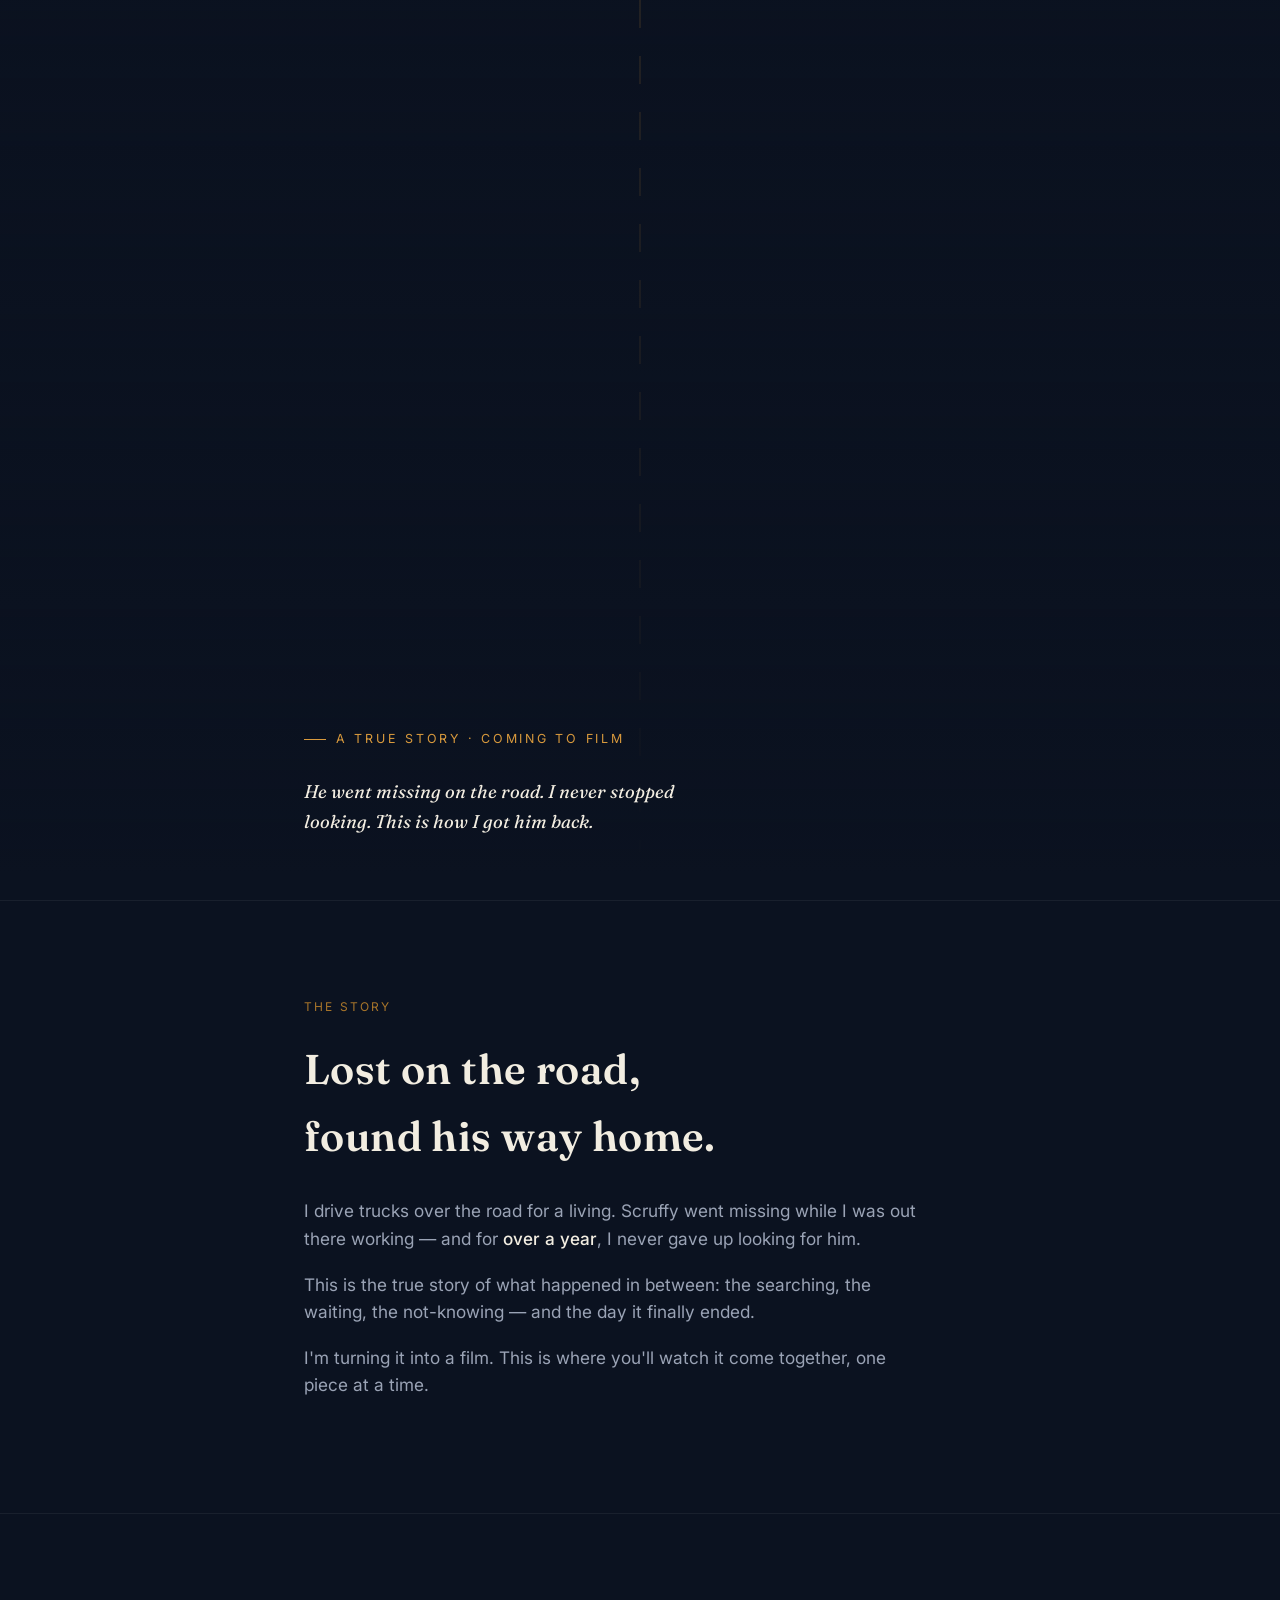
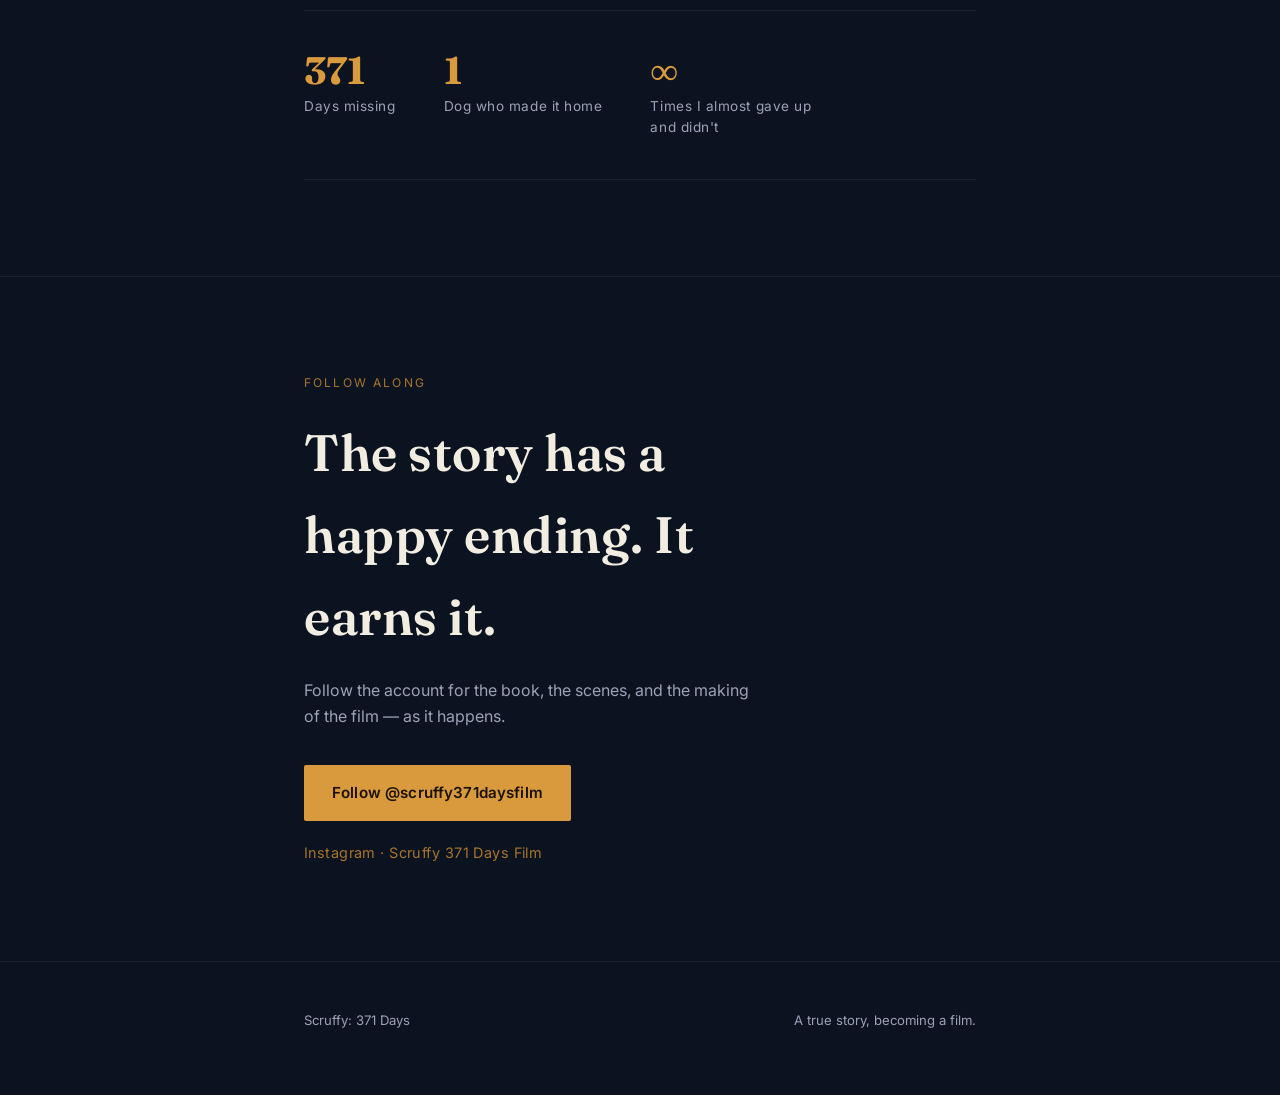
<file: index.html>
<!DOCTYPE html>
<html lang="en">
<head>
<meta charset="UTF-8">
<meta name="viewport" content="width=device-width, initial-scale=1.0">
<title>Scruffy: 371 Days — A True Story</title>
<link rel="preconnect" href="https://fonts.googleapis.com">
<link rel="preconnect" href="https://fonts.gstatic.com" crossorigin>
<link href="https://fonts.googleapis.com/css2?family=Fraunces:opsz,wght@9..144,400;9..144,600;9..144,700&family=Inter:wght@400;500;600&display=swap" rel="stylesheet">
<style>
  :root{
    --bg: #0b1220;
    --bg-soft: #101a2c;
    --amber: #d99a3d;
    --amber-dim: #a8752a;
    --rust: #8a4a2f;
    --paper: #f2ede1;
    --muted: #9aa3b5;
    --line: rgba(217,154,61,0.35);
  }
  *{box-sizing:border-box; margin:0; padding:0;}
  html{scroll-behavior:smooth;}
  body{
    background:var(--bg);
    color:var(--paper);
    font-family:'Inter',sans-serif;
    line-height:1.6;
    overflow-x:hidden;
  }
  h1,h2,.display{
    font-family:'Fraunces',serif;
    font-weight:600;
    letter-spacing:0.01em;
  }

  /* road spine — the signature element: a dashed centerline running behind the page,
     evoking the highway shoulder where Scruffy waited */
  .road-spine{
    position:fixed;
    top:0; left:50%;
    width:2px;
    height:100%;
    transform:translateX(-50%);
    background-image:repeating-linear-gradient(
      to bottom,
      var(--amber) 0px, var(--amber) 28px,
      transparent 28px, transparent 56px
    );
    opacity:0.14;
    z-index:0;
    pointer-events:none;
  }

  .wrap{max-width:720px; margin:0 auto; padding:0 24px; position:relative; z-index:1;}

  /* HERO */
  .hero{
    min-height:100vh;
    display:flex;
    align-items:flex-end;
    position:relative;
    background:
      linear-gradient(180deg, rgba(11,18,32,0.15) 0%, rgba(11,18,32,0.65) 60%, var(--bg) 97%),
      url('https://d8j0ntlcm91z4.cloudfront.net/user_3GBxnyir9H4QeWQMLcy9HlTEX3L/hf_20260730_153749_32b83923-cb03-4031-a432-addcf5593481.png');
    background-size:cover;
    background-position:center 30%;
    padding-bottom:64px;
  }
  .hero-inner{width:100%;}
  .eyebrow{
    font-size:0.78rem;
    letter-spacing:0.22em;
    text-transform:uppercase;
    color:var(--amber);
    margin-bottom:18px;
    display:flex;
    align-items:center;
    gap:10px;
  }
  .eyebrow::before{
    content:"";
    display:inline-block;
    width:22px; height:1px;
    background:var(--amber);
  }
  .hero h1{
    font-size:clamp(3.2rem, 11vw, 6.5rem);
    line-height:0.92;
    color:var(--paper);
  }
  .hero .sub{
    font-family:'Inter',sans-serif;
    font-weight:500;
    letter-spacing:0.14em;
    text-transform:uppercase;
    color:var(--muted);
    font-size:0.9rem;
    margin-top:14px;
  }
  .hero .tagline{
    margin-top:28px;
    font-family:'Fraunces',serif;
    font-style:italic;
    font-weight:400;
    font-size:1.15rem;
    color:var(--paper);
    max-width:34ch;
  }

  /* STORY */
  section{
    padding:96px 0;
    border-top:1px solid rgba(255,255,255,0.06);
  }
  .marker{
    font-family:'Inter',sans-serif;
    font-size:0.75rem;
    letter-spacing:0.18em;
    text-transform:uppercase;
    color:var(--amber-dim);
    margin-bottom:20px;
  }
  .story h2{
    font-size:clamp(1.8rem, 4vw, 2.6rem);
    color:var(--paper);
    margin-bottom:28px;
    max-width:16ch;
  }
  .story p{
    color:var(--muted);
    font-size:1.08rem;
    max-width:56ch;
    margin-bottom:18px;
  }
  .story p strong{
    color:var(--paper);
    font-weight:500;
  }

  /* STAT STRIP */
  .stat-strip{
    display:flex;
    gap:48px;
    flex-wrap:wrap;
    padding:40px 0;
    border-top:1px solid rgba(255,255,255,0.06);
    border-bottom:1px solid rgba(255,255,255,0.06);
  }
  .stat .num{
    font-family:'Fraunces',serif;
    font-weight:700;
    font-size:2.4rem;
    color:var(--amber);
    line-height:1;
  }
  .stat .label{
    color:var(--muted);
    font-size:0.85rem;
    margin-top:6px;
    letter-spacing:0.04em;
  }

  /* FOLLOW CTA */
  .follow{
    text-align:left;
  }
  .follow h2{
    font-size:clamp(2rem, 5vw, 3.2rem);
    max-width:14ch;
    margin-bottom:20px;
  }
  .follow p{
    color:var(--muted);
    max-width:46ch;
    margin-bottom:36px;
  }
  .btn{
    display:inline-flex;
    align-items:center;
    gap:10px;
    background:var(--amber);
    color:#1a1204;
    font-weight:600;
    font-size:0.95rem;
    text-decoration:none;
    padding:16px 28px;
    border-radius:2px;
    transition:transform 0.18s ease, background 0.18s ease;
    letter-spacing:0.01em;
  }
  .btn:hover{
    background:#e7ac52;
    transform:translateY(-2px);
  }
  .btn:focus-visible{
    outline:2px solid var(--paper);
    outline-offset:3px;
  }
  .handle{
    margin-top:20px;
    color:var(--amber-dim);
    font-size:0.9rem;
    letter-spacing:0.03em;
  }

  footer{
    padding:48px 0 64px;
    border-top:1px solid rgba(255,255,255,0.06);
    color:var(--muted);
    font-size:0.82rem;
    display:flex;
    justify-content:space-between;
    flex-wrap:wrap;
    gap:12px;
  }

  @media (prefers-reduced-motion: reduce){
    html{scroll-behavior:auto;}
  }

  @media (max-width:560px){
    .hero{padding-bottom:48px;}
    .stat-strip{gap:32px;}
    section{padding:72px 0;}
  }
</style>
</head>
<body>

<div class="road-spine" aria-hidden="true"></div>

<header class="hero">
  <div class="wrap hero-inner">
    <div class="eyebrow">A true story · Coming to film</div>
    <p class="tagline">He went missing on the road. I never stopped looking. This is how I got him back.</p>
  </div>
</header>

<section class="story">
  <div class="wrap">
    <div class="marker">The Story</div>
    <h2>Lost on the road, found his way home.</h2>
    <p>I drive trucks over the road for a living. Scruffy went missing while I was out there working — and for <strong>over a year</strong>, I never gave up looking for him.</p>
    <p>This is the true story of what happened in between: the searching, the waiting, the not-knowing — and the day it finally ended.</p>
    <p>I'm turning it into a film. This is where you'll watch it come together, one piece at a time.</p>
  </div>
</section>

<section>
  <div class="wrap">
    <div class="stat-strip">
      <div class="stat">
        <div class="num">371</div>
        <div class="label">Days missing</div>
      </div>
      <div class="stat">
        <div class="num">1</div>
        <div class="label">Dog who made it home</div>
      </div>
      <div class="stat">
        <div class="num">∞</div>
        <div class="label">Times I almost gave up<br>and didn't</div>
      </div>
    </div>
  </div>
</section>

<section class="follow">
  <div class="wrap">
    <div class="marker">Follow Along</div>
    <h2>The story has a happy ending. It earns it.</h2>
    <p>Follow the account for the book, the scenes, and the making of the film — as it happens.</p>
    <a class="btn" href="https://www.instagram.com/scruffy371daysfilm" target="_blank" rel="noopener">
      Follow @scruffy371daysfilm
    </a>
    <div class="handle">Instagram · Scruffy 371 Days Film</div>
  </div>
</section>

<footer>
  <div class="wrap" style="display:flex; justify-content:space-between; width:100%; flex-wrap:wrap; gap:12px;">
    <span>Scruffy: 371 Days</span>
    <span>A true story, becoming a film.</span>
  </div>
</footer>

</body>
</html>
</file>
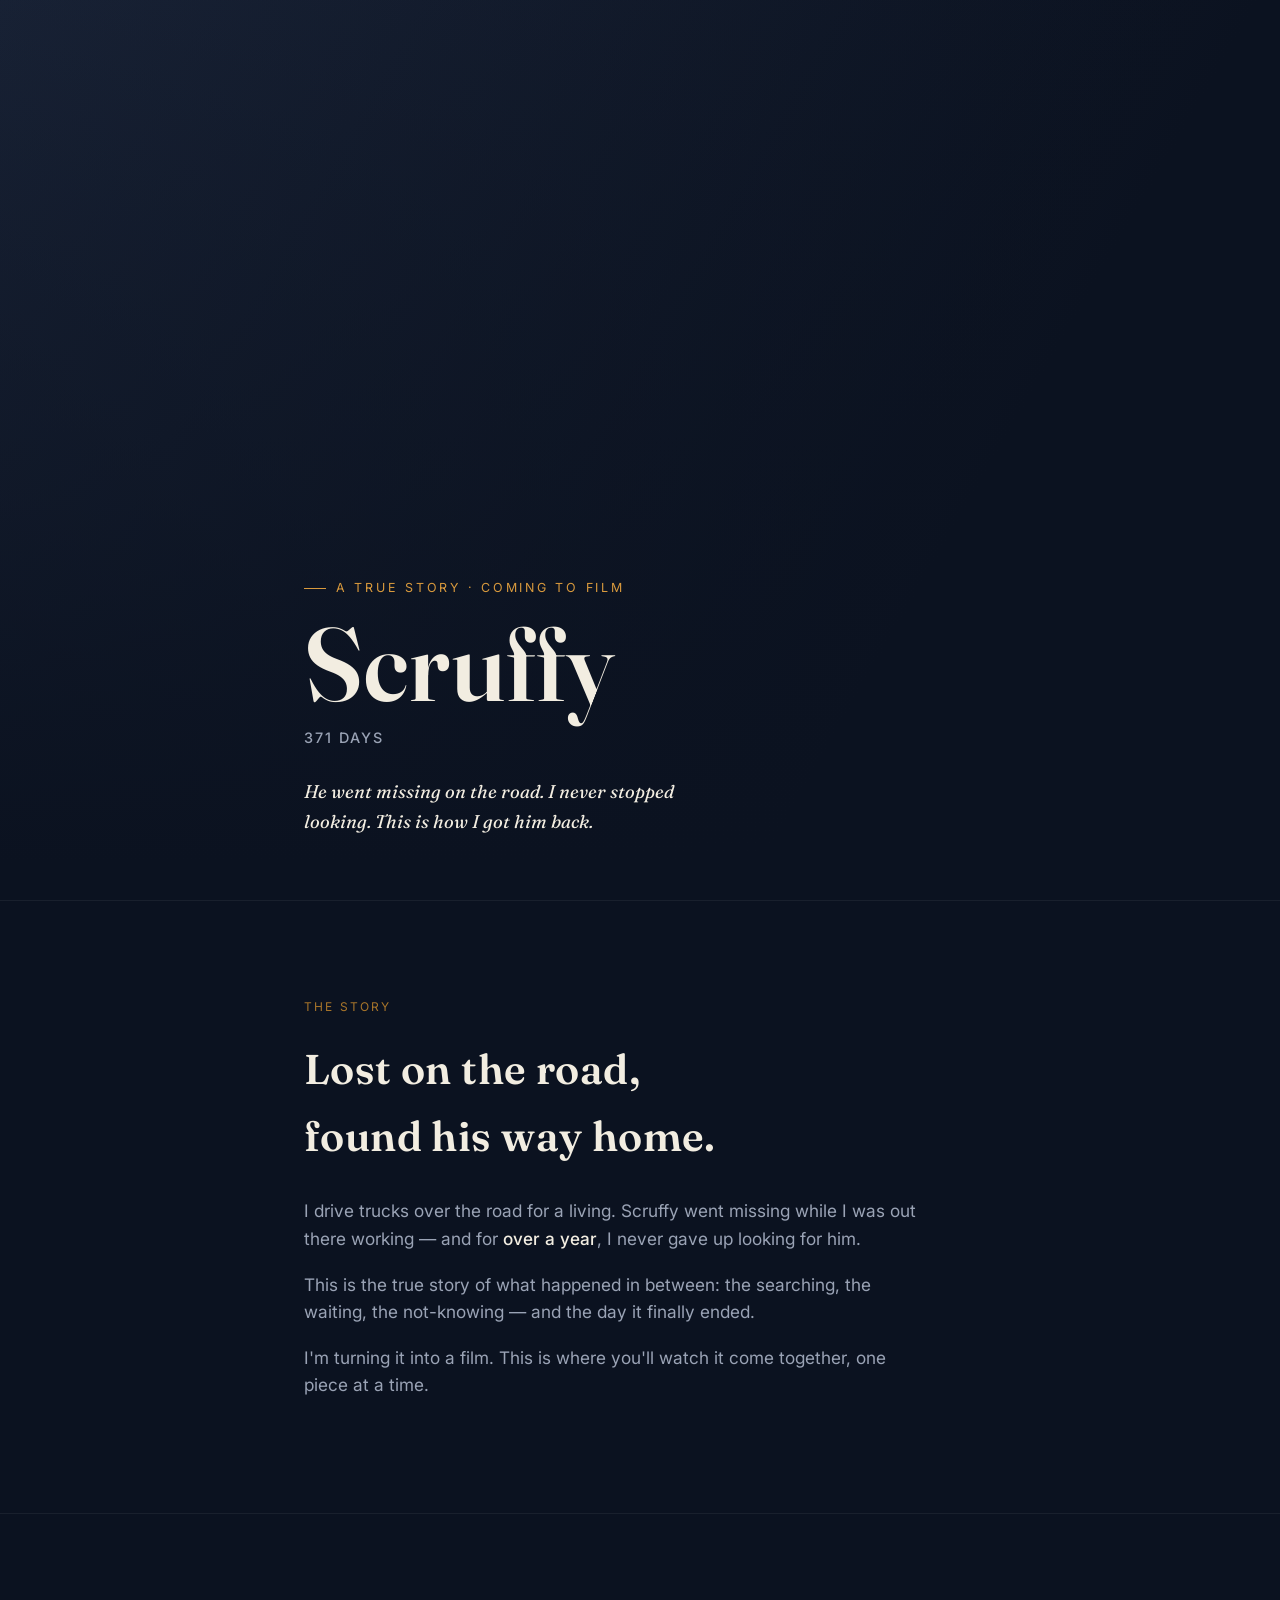
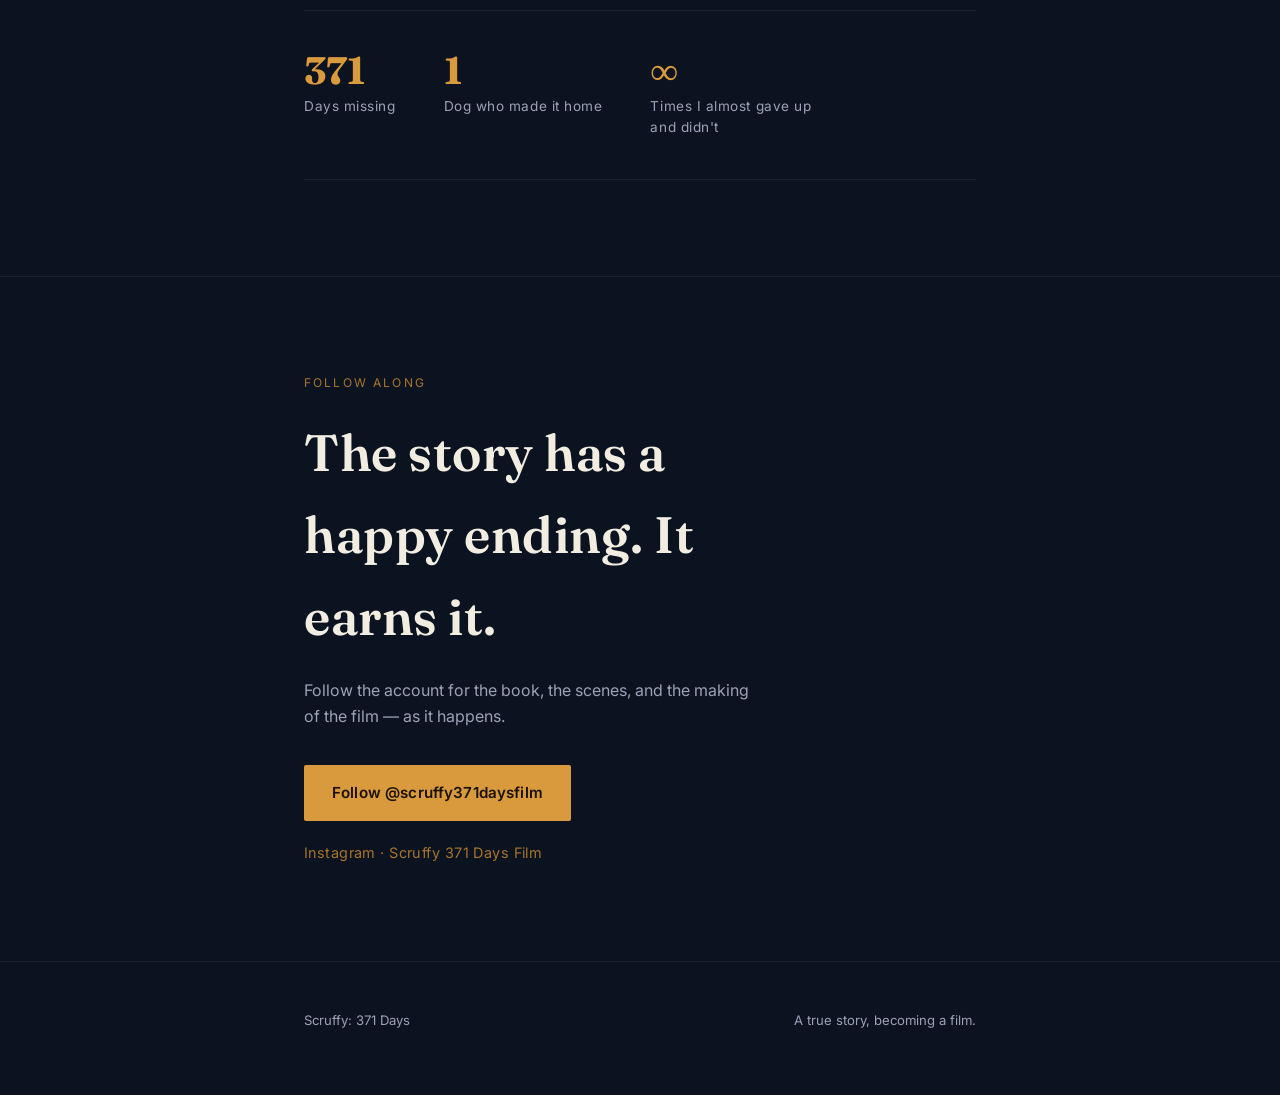
<file: index.html.html>
<!DOCTYPE html>
<html lang="en">
<head>
<meta charset="UTF-8">
<meta name="viewport" content="width=device-width, initial-scale=1.0">
<title>Scruffy: 371 Days — A True Story</title>
<link rel="preconnect" href="https://fonts.googleapis.com">
<link rel="preconnect" href="https://fonts.gstatic.com" crossorigin>
<link href="https://fonts.googleapis.com/css2?family=Fraunces:opsz,wght@9..144,400;9..144,600;9..144,700&family=Inter:wght@400;500;600&display=swap" rel="stylesheet">
<style>
  :root{
    --bg: #0b1220;
    --bg-soft: #101a2c;
    --amber: #d99a3d;
    --amber-dim: #a8752a;
    --rust: #8a4a2f;
    --paper: #f2ede1;
    --muted: #9aa3b5;
    --line: rgba(217,154,61,0.35);
  }
  *{box-sizing:border-box; margin:0; padding:0;}
  html{scroll-behavior:smooth;}
  body{
    background:var(--bg);
    color:var(--paper);
    font-family:'Inter',sans-serif;
    line-height:1.6;
    overflow-x:hidden;
  }
  h1,h2,.display{
    font-family:'Fraunces',serif;
    font-weight:600;
    letter-spacing:0.01em;
  }

  /* road spine — the signature element: a dashed centerline running behind the page,
     evoking the highway shoulder where Scruffy waited */
  .road-spine{
    position:fixed;
    top:0; left:50%;
    width:2px;
    height:100%;
    transform:translateX(-50%);
    background-image:repeating-linear-gradient(
      to bottom,
      var(--amber) 0px, var(--amber) 28px,
      transparent 28px, transparent 56px
    );
    opacity:0.14;
    z-index:0;
    pointer-events:none;
  }

  .wrap{max-width:720px; margin:0 auto; padding:0 24px; position:relative; z-index:1;}

  /* HERO */
  .hero{
    min-height:100vh;
    display:flex;
    align-items:flex-end;
    position:relative;
    background:
      linear-gradient(180deg, rgba(11,18,32,0.15) 0%, rgba(11,18,32,0.55) 55%, var(--bg) 96%),
      linear-gradient(120deg, #1a2438, #0b1220 70%);
    padding-bottom:64px;
  }
  .hero-inner{width:100%;}
  .eyebrow{
    font-size:0.78rem;
    letter-spacing:0.22em;
    text-transform:uppercase;
    color:var(--amber);
    margin-bottom:18px;
    display:flex;
    align-items:center;
    gap:10px;
  }
  .eyebrow::before{
    content:"";
    display:inline-block;
    width:22px; height:1px;
    background:var(--amber);
  }
  .hero h1{
    font-size:clamp(3.2rem, 11vw, 6.5rem);
    line-height:0.92;
    color:var(--paper);
  }
  .hero .sub{
    font-family:'Inter',sans-serif;
    font-weight:500;
    letter-spacing:0.14em;
    text-transform:uppercase;
    color:var(--muted);
    font-size:0.9rem;
    margin-top:14px;
  }
  .hero .tagline{
    margin-top:28px;
    font-family:'Fraunces',serif;
    font-style:italic;
    font-weight:400;
    font-size:1.15rem;
    color:var(--paper);
    max-width:34ch;
  }

  /* STORY */
  section{
    padding:96px 0;
    border-top:1px solid rgba(255,255,255,0.06);
  }
  .marker{
    font-family:'Inter',sans-serif;
    font-size:0.75rem;
    letter-spacing:0.18em;
    text-transform:uppercase;
    color:var(--amber-dim);
    margin-bottom:20px;
  }
  .story h2{
    font-size:clamp(1.8rem, 4vw, 2.6rem);
    color:var(--paper);
    margin-bottom:28px;
    max-width:16ch;
  }
  .story p{
    color:var(--muted);
    font-size:1.08rem;
    max-width:56ch;
    margin-bottom:18px;
  }
  .story p strong{
    color:var(--paper);
    font-weight:500;
  }

  /* STAT STRIP */
  .stat-strip{
    display:flex;
    gap:48px;
    flex-wrap:wrap;
    padding:40px 0;
    border-top:1px solid rgba(255,255,255,0.06);
    border-bottom:1px solid rgba(255,255,255,0.06);
  }
  .stat .num{
    font-family:'Fraunces',serif;
    font-weight:700;
    font-size:2.4rem;
    color:var(--amber);
    line-height:1;
  }
  .stat .label{
    color:var(--muted);
    font-size:0.85rem;
    margin-top:6px;
    letter-spacing:0.04em;
  }

  /* FOLLOW CTA */
  .follow{
    text-align:left;
  }
  .follow h2{
    font-size:clamp(2rem, 5vw, 3.2rem);
    max-width:14ch;
    margin-bottom:20px;
  }
  .follow p{
    color:var(--muted);
    max-width:46ch;
    margin-bottom:36px;
  }
  .btn{
    display:inline-flex;
    align-items:center;
    gap:10px;
    background:var(--amber);
    color:#1a1204;
    font-weight:600;
    font-size:0.95rem;
    text-decoration:none;
    padding:16px 28px;
    border-radius:2px;
    transition:transform 0.18s ease, background 0.18s ease;
    letter-spacing:0.01em;
  }
  .btn:hover{
    background:#e7ac52;
    transform:translateY(-2px);
  }
  .btn:focus-visible{
    outline:2px solid var(--paper);
    outline-offset:3px;
  }
  .handle{
    margin-top:20px;
    color:var(--amber-dim);
    font-size:0.9rem;
    letter-spacing:0.03em;
  }

  footer{
    padding:48px 0 64px;
    border-top:1px solid rgba(255,255,255,0.06);
    color:var(--muted);
    font-size:0.82rem;
    display:flex;
    justify-content:space-between;
    flex-wrap:wrap;
    gap:12px;
  }

  @media (prefers-reduced-motion: reduce){
    html{scroll-behavior:auto;}
  }

  @media (max-width:560px){
    .hero{padding-bottom:48px;}
    .stat-strip{gap:32px;}
    section{padding:72px 0;}
  }
</style>
</head>
<body>

<div class="road-spine" aria-hidden="true"></div>

<header class="hero">
  <div class="wrap hero-inner">
    <div class="eyebrow">A true story · Coming to film</div>
    <h1>Scruffy</h1>
    <div class="sub">371 Days</div>
    <p class="tagline">He went missing on the road. I never stopped looking. This is how I got him back.</p>
  </div>
</header>

<section class="story">
  <div class="wrap">
    <div class="marker">The Story</div>
    <h2>Lost on the road, found his way home.</h2>
    <p>I drive trucks over the road for a living. Scruffy went missing while I was out there working — and for <strong>over a year</strong>, I never gave up looking for him.</p>
    <p>This is the true story of what happened in between: the searching, the waiting, the not-knowing — and the day it finally ended.</p>
    <p>I'm turning it into a film. This is where you'll watch it come together, one piece at a time.</p>
  </div>
</section>

<section>
  <div class="wrap">
    <div class="stat-strip">
      <div class="stat">
        <div class="num">371</div>
        <div class="label">Days missing</div>
      </div>
      <div class="stat">
        <div class="num">1</div>
        <div class="label">Dog who made it home</div>
      </div>
      <div class="stat">
        <div class="num">∞</div>
        <div class="label">Times I almost gave up<br>and didn't</div>
      </div>
    </div>
  </div>
</section>

<section class="follow">
  <div class="wrap">
    <div class="marker">Follow Along</div>
    <h2>The story has a happy ending. It earns it.</h2>
    <p>Follow the account for the book, the scenes, and the making of the film — as it happens.</p>
    <a class="btn" href="https://www.instagram.com/scruffy371daysfilm" target="_blank" rel="noopener">
      Follow @scruffy371daysfilm
    </a>
    <div class="handle">Instagram · Scruffy 371 Days Film</div>
  </div>
</section>

<footer>
  <div class="wrap" style="display:flex; justify-content:space-between; width:100%; flex-wrap:wrap; gap:12px;">
    <span>Scruffy: 371 Days</span>
    <span>A true story, becoming a film.</span>
  </div>
</footer>

</body>
</html>
</file>
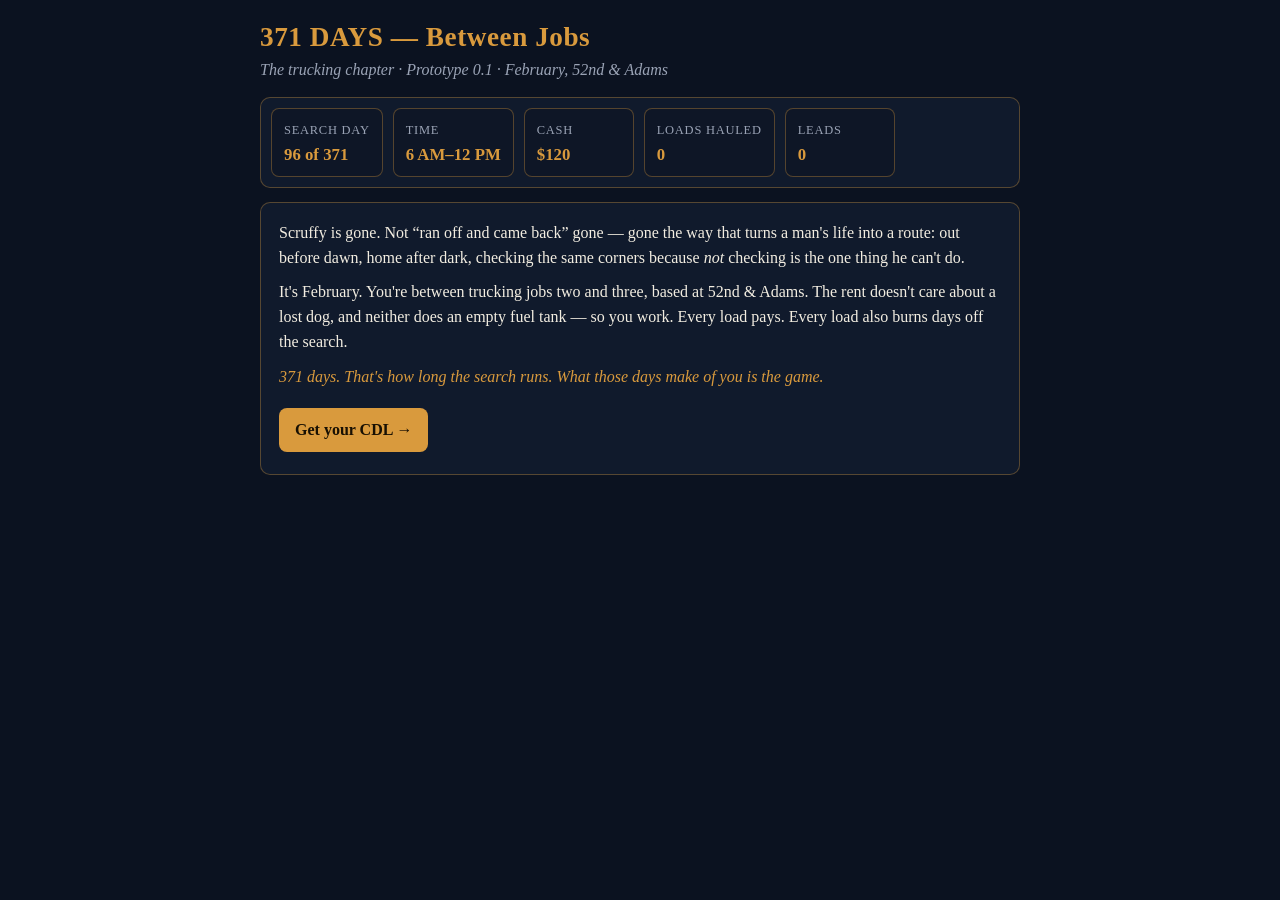
<file: game/trucking.html>
<!doctype html>
<html lang="en">
<head>
<meta charset="utf-8">
<meta name="viewport" content="width=device-width,initial-scale=1">
<title>371 Days · Between Jobs — Trucking Prototype 0.1</title>
<style>
  :root{
    --bg:#0b1220; --panel:#101a2c; --panel2:#0e1626;
    --amber:#d99a3d; --amber-dim:#a8752a; --paper:#f2ede1;
    --muted:#9aa3b5; --line:rgba(217,154,61,.35); --good:#7fb069; --bad:#c1666b;
  }
  *{box-sizing:border-box; margin:0; padding:0;}
  body{background:var(--bg); color:var(--paper); font-family:Georgia,'Times New Roman',serif; line-height:1.55; padding:16px;}
  #wrap{max-width:760px; margin:0 auto;}
  h1{font-size:1.7rem; color:var(--amber); letter-spacing:.02em;}
  h2{font-size:1.2rem; color:var(--amber); margin-bottom:8px;}
  .sub{color:var(--muted); font-style:italic; margin-bottom:14px;}
  .panel{background:var(--panel); border:1px solid var(--line); border-radius:10px; padding:18px; margin-bottom:14px;}
  #hud{display:flex; flex-wrap:wrap; gap:10px; margin-bottom:14px;}
  .stat{background:var(--panel2); border:1px solid var(--line); border-radius:8px; padding:8px 12px; min-width:110px;}
  .stat b{display:block; color:var(--amber); font-size:1.05rem;}
  .stat span{color:var(--muted); font-size:.78rem; text-transform:uppercase; letter-spacing:.06em;}
  button{background:var(--amber); color:#181003; border:0; border-radius:8px; padding:10px 16px; font:inherit; font-weight:600; cursor:pointer; margin:4px 6px 4px 0;}
  button:hover{background:#e8ab4e;}
  button.ghost{background:transparent; color:var(--amber); border:1px solid var(--amber-dim);}
  button:disabled{opacity:.45; cursor:not-allowed;}
  .job{border:1px solid var(--line); border-radius:8px; padding:12px; margin:10px 0; background:var(--panel2);}
  .job b{color:var(--paper);}
  .job .meta{color:var(--muted); font-size:.9rem;}
  .log{background:#0a0f1a; border:1px solid var(--line); border-radius:8px; padding:12px; height:190px; overflow-y:auto; font-size:.95rem;}
  .log p{margin-bottom:6px;}
  .log .dim{color:var(--muted);}
  .log .good{color:var(--good);}
  .log .bad{color:var(--bad);}
  .bar{height:14px; background:#0a0f1a; border:1px solid var(--line); border-radius:7px; overflow:hidden; margin:10px 0;}
  .bar > div{height:100%; background:var(--amber); width:0%; transition:width .3s;}
  .quiz p{margin-bottom:10px;}
  .quiz label{display:block; padding:6px 10px; border:1px solid var(--line); border-radius:8px; margin:6px 0; cursor:pointer;}
  .quiz label:hover{border-color:var(--amber);}
  .screen{display:none;}
  .screen.on{display:block;}
  .note{color:var(--muted); font-size:.9rem;}
  .heart{color:var(--amber); font-style:italic;}
</style>
</head>
<body>
<div id="wrap">
  <h1>371 DAYS — Between Jobs</h1>
  <p class="sub">The trucking chapter · Prototype 0.1 · February, 52nd &amp; Adams</p>

  <div id="hud" class="panel" style="padding:10px;">
    <div class="stat"><span>Search day</span><b id="hud-day">—</b></div>
    <div class="stat"><span>Time</span><b id="hud-block">—</b></div>
    <div class="stat"><span>Cash</span><b id="hud-cash">—</b></div>
    <div class="stat"><span>Loads hauled</span><b id="hud-loads">0</b></div>
    <div class="stat"><span>Leads</span><b id="hud-leads">0</b></div>
  </div>

  <!-- INTRO -->
  <section id="scr-intro" class="screen on">
    <div class="panel">
      <p>Scruffy is gone. Not “ran off and came back” gone — gone the way that
      turns a man's life into a route: out before dawn, home after dark,
      checking the same corners because <em>not</em> checking is the one thing
      he can't do.</p>
      <p style="margin-top:10px;">It's February. You're between trucking jobs
      two and three, based at 52nd &amp; Adams. The rent doesn't care about a
      lost dog, and neither does an empty fuel tank — so you work. Every load
      pays. Every load also burns days off the search.</p>
      <p style="margin-top:10px;" class="heart">371 days. That's how long the
      search runs. What those days make of you is the game.</p>
      <p style="margin-top:14px;"><button id="btn-start">Get your CDL →</button></p>
    </div>
  </section>

  <!-- CDL -->
  <section id="scr-cdl" class="screen">
    <div class="panel quiz">
      <h2>CDL — quick check</h2>
      <p class="note">Three questions. Get at least two right to get behind the wheel.</p>
      <div id="quiz"></div>
      <p><button id="btn-cdl" disabled>Turn it in</button></p>
      <p id="cdl-msg" class="note"></p>
    </div>
  </section>

  <!-- HUB -->
  <section id="scr-hub" class="screen">
    <div class="panel">
      <h2>52nd &amp; Adams</h2>
      <p id="hub-flavor" class="note">Home base. The bowls are by the gate. You check every six hours — everybody on the block knows the rhythm by now.</p>
      <p style="margin-top:10px;">
        <button id="btn-board">Job board</button>
        <button id="btn-search" class="ghost">Search the neighborhood</button>
        <button id="btn-rest" class="ghost">Rest (next 6-hour block)</button>
      </p>
    </div>
    <div class="panel">
      <h2>Field log</h2>
      <div id="log" class="log"></div>
    </div>
  </section>

  <!-- JOB BOARD -->
  <section id="scr-board" class="screen">
    <div class="panel">
      <h2>Job board</h2>
      <p class="note">Every run pays — and every run takes days you can't spend searching. Pick your poison.</p>
      <div id="jobs"></div>
      <p><button id="btn-board-back" class="ghost">← Back to Adams</button></p>
    </div>
  </section>

  <!-- HAUL -->
  <section id="scr-haul" class="screen">
    <div class="panel">
      <h2 id="haul-title">On the road</h2>
      <p id="haul-meta" class="note"></p>
      <div class="bar"><div id="haul-bar"></div></div>
      <p id="haul-status">Loaded up. Roll when you're ready.</p>
      <p style="margin-top:10px;">
        <button id="btn-drive">Drive a leg (~150 mi)</button>
        <button id="btn-fuel" class="ghost">Fuel stop (−$85)</button>
      </p>
      <div id="haul-log" class="log" style="margin-top:10px;"></div>
    </div>
  </section>

  <!-- SEARCH -->
  <section id="scr-search" class="screen">
    <div class="panel">
      <h2>Search — 52nd &amp; Adams</h2>
      <p class="note">Each action takes one six-hour block. It's February — it gets dark early, and the lot gets quiet.</p>
      <p style="margin-top:8px;">
        <button data-act="lot">Check the vacant lot</button>
        <button data-act="bowls">Fresh bacon &amp; water in the bowls</button>
        <button data-act="flyers">Flyers up and down Adams (−$15)</button>
        <button data-act="neighbors">Ask the neighbors</button>
        <button data-act="trapdoor">Check by the trap door</button>
        <button data-act="clothes">Leave worn clothes by the gate</button>
      </p>
      <p><button id="btn-search-back" class="ghost">← Back</button></p>
      <div id="search-log" class="log" style="margin-top:10px;"></div>
    </div>
  </section>

  <!-- END -->
  <section id="scr-end" class="screen">
    <div class="panel">
      <h2>End of February</h2>
      <div id="end-stats"></div>
      <p style="margin-top:12px;">Job three starts Monday. The truck will take you
      further from Adams than you want to go — and you'll go, because going is
      how the search gets paid for.</p>
      <p style="margin-top:10px;" class="heart">Scruffy is still out there.
      The bowls stay by the gate. The search goes on — it has 371 days in it,
      and February was only part of them.</p>
      <p style="margin-top:14px;"><button id="btn-again">Play February again</button></p>
    </div>
  </section>
</div>

<script>
"use strict";
/* ============ STATE ============ */
const CHAPTER_DAYS = 28;           // February
const START_SEARCH_DAY = 96;       // search day when the chapter opens
const BLOCKS = ["12–6 AM","6 AM–12 PM","12–6 PM","6 PM–12 AM"];
const S = {};
function reset(){
  S.day = 0;              // days into February (0..27)
  S.block = 1;            // start 6 AM
  S.cash = 120;
  S.loads = 0; S.earned = 0; S.spent = 0;
  S.leads = 0; S.checks = 0;
  S.searchCount = {};     // diminishing returns per action
  S.haul = null;
}
reset();

/* ============ HELPERS ============ */
const $ = id => document.getElementById(id);
function show(id){
  document.querySelectorAll(".screen").forEach(s => s.classList.remove("on"));
  $(id).classList.add("on");
  hud();
}
function hud(){
  $("hud-day").textContent = S.day < CHAPTER_DAYS ? (START_SEARCH_DAY + S.day) + " of 371" : "—";
  $("hud-block").textContent = S.day < CHAPTER_DAYS ? BLOCKS[S.block] : "—";
  $("hud-cash").textContent = "$" + S.cash;
  $("hud-loads").textContent = S.loads;
  $("hud-leads").textContent = S.leads;
}
function log(el, html, cls){
  const p = document.createElement("p");
  if (cls) p.className = cls;
  p.innerHTML = html;
  el.appendChild(p);
  el.scrollTop = el.scrollHeight;
}
const mainLog = (h,c) => log($("log"), h, c);
function stamp(){
  return "Day " + (START_SEARCH_DAY + S.day) + ", " + BLOCKS[S.block] + " — ";
}
/* Advance one 6-hour block; returns false if the chapter just ended. */
function advance(){
  S.block++;
  if (S.block > 3){ S.block = 0; S.day++; }
  hud();
  if (S.day >= CHAPTER_DAYS){ endChapter(); return false; }
  return true;
}
function endChapter(){
  show("scr-end");
  $("end-stats").innerHTML =
    "<p>Loads hauled: <b>" + S.loads + "</b> · Earned: <b>$" + S.earned +
    "</b> · Spent: <b>$" + S.spent + "</b> · Cash on hand: <b>$" + S.cash +
    "</b></p><p>Six-hour checks kept: <b>" + S.checks +
    "</b> · Leads followed: <b>" + S.leads + "</b></p>";
}

/* ============ CDL QUIZ ============ */
const QUIZ = [
  { q:"A loaded rig on a dry road — what's a safe following distance at highway speed?",
    a:["One car length","At least 6–7 seconds","Right on their bumper, they can see you"], ok:1 },
  { q:"Federal hours-of-service: after 11 hours of driving, you must…",
    a:["Take a 10-hour break","Grab coffee and keep rolling","Drive 3 more, it's fine"], ok:0 },
  { q:"Pre-trip inspection — the one thing you never skip?",
    a:["The radio presets","Tires, brakes, lights, and leaks","Waxing the hood"], ok:1 },
];
let quizBuilt = false;
function buildQuiz(){
  if (quizBuilt) return; quizBuilt = true;
  const box = $("quiz");
  QUIZ.forEach((item, i) => {
    const wrap = document.createElement("div");
    wrap.innerHTML = "<p><b>" + (i+1) + ".</b> " + item.q + "</p>";
    item.a.forEach((a, j) => {
      const lab = document.createElement("label");
      lab.innerHTML = '<input type="radio" name="q' + i + '" value="' + j + '"> ' + a;
      lab.querySelector("input").addEventListener("change", checkQuiz);
      wrap.appendChild(lab);
    });
    box.appendChild(wrap);
  });
}
function checkQuiz(){
  const answered = QUIZ.every((_, i) => document.querySelector('input[name="q' + i + '"]:checked'));
  $("btn-cdl").disabled = !answered;
}
$("btn-start").addEventListener("click", () => { buildQuiz(); show("scr-cdl"); });
$("btn-cdl").addEventListener("click", () => {
  let score = 0;
  QUIZ.forEach((item, i) => {
    const v = document.querySelector('input[name="q' + i + '"]:checked');
    if (v && +v.value === item.ok) score++;
  });
  if (score >= 2){
    show("scr-hub");
    mainLog("CDL's in your wallet. The truck's fueled and the bowls are full. February starts now.", "good");
    mainLog("Job two ended last week. Job three starts in " + CHAPTER_DAYS + " days. In between: work, and the search.", "dim");
  } else {
    $("cdl-msg").textContent = "Scored " + score + "/3. The examiner suggests studying up and trying again — pick different answers.";
  }
});

/* ============ JOB BOARD ============ */
const DESTS = [
  { city:"Barstow, CA",    miles:180 },
  { city:"Phoenix, AZ",    miles:270 },
  { city:"Las Vegas, NV",  miles:290 },
  { city:"Los Angeles, CA",miles:110 },
  { city:"San Diego, CA",  miles:130 },
  { city:"Tucson, AZ",     miles:380 },
  { city:"Flagstaff, AZ",  miles:420 },
  { city:"Bakersfield, CA",miles:290 },
];
const CARGO = ["produce","auto parts","building supplies","beverages","paper goods","furniture","frozen food"];
function genJobs(){
  const picks = [];
  const pool = DESTS.slice();
  for (let i = 0; i < 3; i++){
    const d = pool.splice(Math.floor(Math.random() * pool.length), 1)[0];
    const rate = 1.7 + Math.random() * 0.5;
    picks.push({
      city: d.city, miles: d.miles,
      cargo: CARGO[Math.floor(Math.random() * CARGO.length)],
      pay: Math.round(d.miles * rate / 5) * 5,
      days: Math.max(1, Math.ceil(d.miles / 450)),
    });
  }
  return picks;
}
$("btn-board").addEventListener("click", () => {
  const box = $("jobs"); box.innerHTML = "";
  genJobs().forEach(job => {
    const div = document.createElement("div");
    div.className = "job";
    div.innerHTML = "<b>Adams → " + job.city + "</b> — " + job.cargo +
      '<div class="meta">' + job.miles + " mi · about " + job.days +
      (job.days === 1 ? " day" : " days") + " round trip · pays <b>$" + job.pay + "</b></div>";
    const b = document.createElement("button");
    b.textContent = "Take this load";
    b.addEventListener("click", () => startHaul(job));
    div.appendChild(b);
    box.appendChild(div);
  });
  show("scr-board");
});
$("btn-board-back").addEventListener("click", () => show("scr-hub"));

/* ============ HAUL ============ */
const HAUL_EVENTS = [
  { t:"Wind's up through the pass. You grip the wheel and take it slow.", cls:"dim" },
  { t:"Scale house is open. You roll through clean.", cls:"dim" },
  { t:"A car flashes its lights — your trailer light's flickering. Quick fix at the shoulder, back rolling.", cls:"dim" },
  { t:"Dispatch calls: receiver can take you early. Good news for once.", cls:"good" },
  { t:"Your phone buzzes — a neighbor back on Adams thinks she heard a dog near the lot last night. You write it down. You always write it down.", cls:"good", lead:true },
  { t:"Fuel gauge's lower than you figured. You'll need a stop before the next leg.", cls:"bad" },
];
function startHaul(job){
  S.haul = { job, driven: 0, fuelPenalty: false };
  $("haul-title").textContent = "Hauling " + job.cargo + " — Adams → " + job.city;
  $("haul-meta").textContent = job.miles + " miles · pays $" + job.pay + " on delivery · about " + job.days + (job.days === 1 ? " day" : " days");
  $("haul-bar").style.width = "0%";
  $("haul-status").textContent = "Loaded up. Roll when you're ready.";
  $("haul-log").innerHTML = "";
  $("btn-drive").disabled = false;
  show("scr-haul");
}
$("btn-fuel").addEventListener("click", () => {
  if (!S.haul) return;
  S.cash -= 85; S.spent += 85; hud();
  log($("haul-log"), "Fuel stop: −$85. Coffee too — driver has to run on something.", "dim");
});
$("btn-drive").addEventListener("click", () => {
  const h = S.haul; if (!h) return;
  h.driven += 150;
  const ev = HAUL_EVENTS[Math.floor(Math.random() * HAUL_EVENTS.length)];
  log($("haul-log"), ev.t, ev.cls);
  if (ev.lead){ S.leads++; hud(); }
  const pct = Math.min(100, Math.round(h.driven / h.job.miles * 100));
  $("haul-bar").style.width = pct + "%";
  if (h.driven >= h.job.miles){
    S.loads++; S.earned += h.job.pay; S.cash += h.job.pay;
    log($("haul-log"), "Delivered. $" + h.job.pay + " in hand.", "good");
    $("btn-drive").disabled = true;
    $("haul-status").textContent = "Run complete. Heading home to Adams…";
    setTimeout(() => {
      for (let i = 0; i < h.job.days * 4; i++){ S.block++; if (S.block > 3){ S.block = 0; S.day++; } }
      S.haul = null;
      mainLog("Back from " + h.job.city + ". The run took " + h.job.days + (h.job.days === 1 ? " day" : " days") + " off the search — and paid $" + h.job.pay + ". First thing you do is check the lot.", "dim");
      if (S.day >= CHAPTER_DAYS){ endChapter(); } else { show("scr-hub"); }
    }, 900);
  } else {
    $("haul-status").textContent = h.driven + " of " + h.job.miles + " miles. Keep rolling.";
  }
});

/* ============ SEARCH ============ */
const SEARCH = {
  lot:      { cost:0, lines:[
    "The vacant lot's empty. Wind moves the weeds. You stand there a while anyway.",
    "Fresh paw prints by the fence — small ones. Could be. Could be a cat. You photograph them and note the time.",
    "Nothing in the lot. The quiet out here has a sound of its own."]},
  bowls:    { cost:0, lines:[
    "Bacon's gone by morning — something ate well. Raccoons love you. You refill it anyway, because what if.",
    "Water bowl's tipped. You right it, fill it, set the bacon where the cameras of the block — the neighbors — can see the spot."]},
  flyers:   { cost:15, lines:[
    "Twenty flyers: poles, the laundromat board, the market window. A kid asks if Scruffy's nice. Yes. He's nice.",
    "Flyers up. Last month's have faded to ghosts — you cover them with fresh ones. Layers of not-giving-up."]},
  neighbors:{ cost:0, lines:[
    "Mrs. A. hasn't seen him, but she leaves her porch light on 'for the dog.' Half the block does now.",
    "A neighbor swears he saw a small scruffy dog two streets over — three days ago. You walk it. Nothing. But it's a lead, and leads are fuel."]},
  trapdoor: { cost:0, lines:[
    "Under the porch, by the trap door: cool dirt, no dog. You check anyway. You always check.",
    "The trap door's undisturbed. Still — you call once, softly, and listen longer than makes sense."]},
  clothes:  { cost:0, lines:[
    "You swap the worn shirt by the gate for a fresher-worn one. Scent is a map home, if he's out there reading it.",
    "Dirty clothes by the gate, rotated like always. The neighbors stopped asking about it weeks ago."]},
};
$("btn-search").addEventListener("click", () => show("scr-search"));
$("btn-search-back").addEventListener("click", () => show("scr-hub"));
document.querySelectorAll("[data-act]").forEach(btn => {
  btn.addEventListener("click", () => {
    const key = btn.getAttribute("data-act");
    const act = SEARCH[key];
    if (act.cost > 0){
      if (S.cash < act.cost){
        log($("search-log"), "Flyers cost $" + act.cost + " — you're short. Haul a load first.", "bad");
        return;
      }
      S.cash -= act.cost; S.spent += act.cost;
    }
    S.searchCount[key] = (S.searchCount[key] || 0) + 1;
    const lines = act.lines;
    const line = lines[Math.min(S.searchCount[key] - 1, lines.length - 1)];
    S.checks++;
    log($("search-log"), stamp() + line, key === "neighbors" && S.searchCount[key] === 2 ? "good" : "");
    if (key === "neighbors" && S.searchCount[key] === 2) S.leads++;
    if (key === "lot" && S.searchCount[key] === 2) S.leads++;
    mainLog(stamp() + "Searched — " + btn.textContent.split(" (")[0] + ".", "dim");
    advance();
    hud();
  });
});

/* ============ REST ============ */
$("btn-rest").addEventListener("click", () => {
  mainLog(stamp() + "You rest — if you can call it that. One ear open, like always.", "dim");
  advance();
});

/* ============ RESTART ============ */
$("btn-again").addEventListener("click", () => {
  reset();
  $("log").innerHTML = "";
  show("scr-intro");
  hud();
});
hud();
</script>
</body>
</html>
</file>
